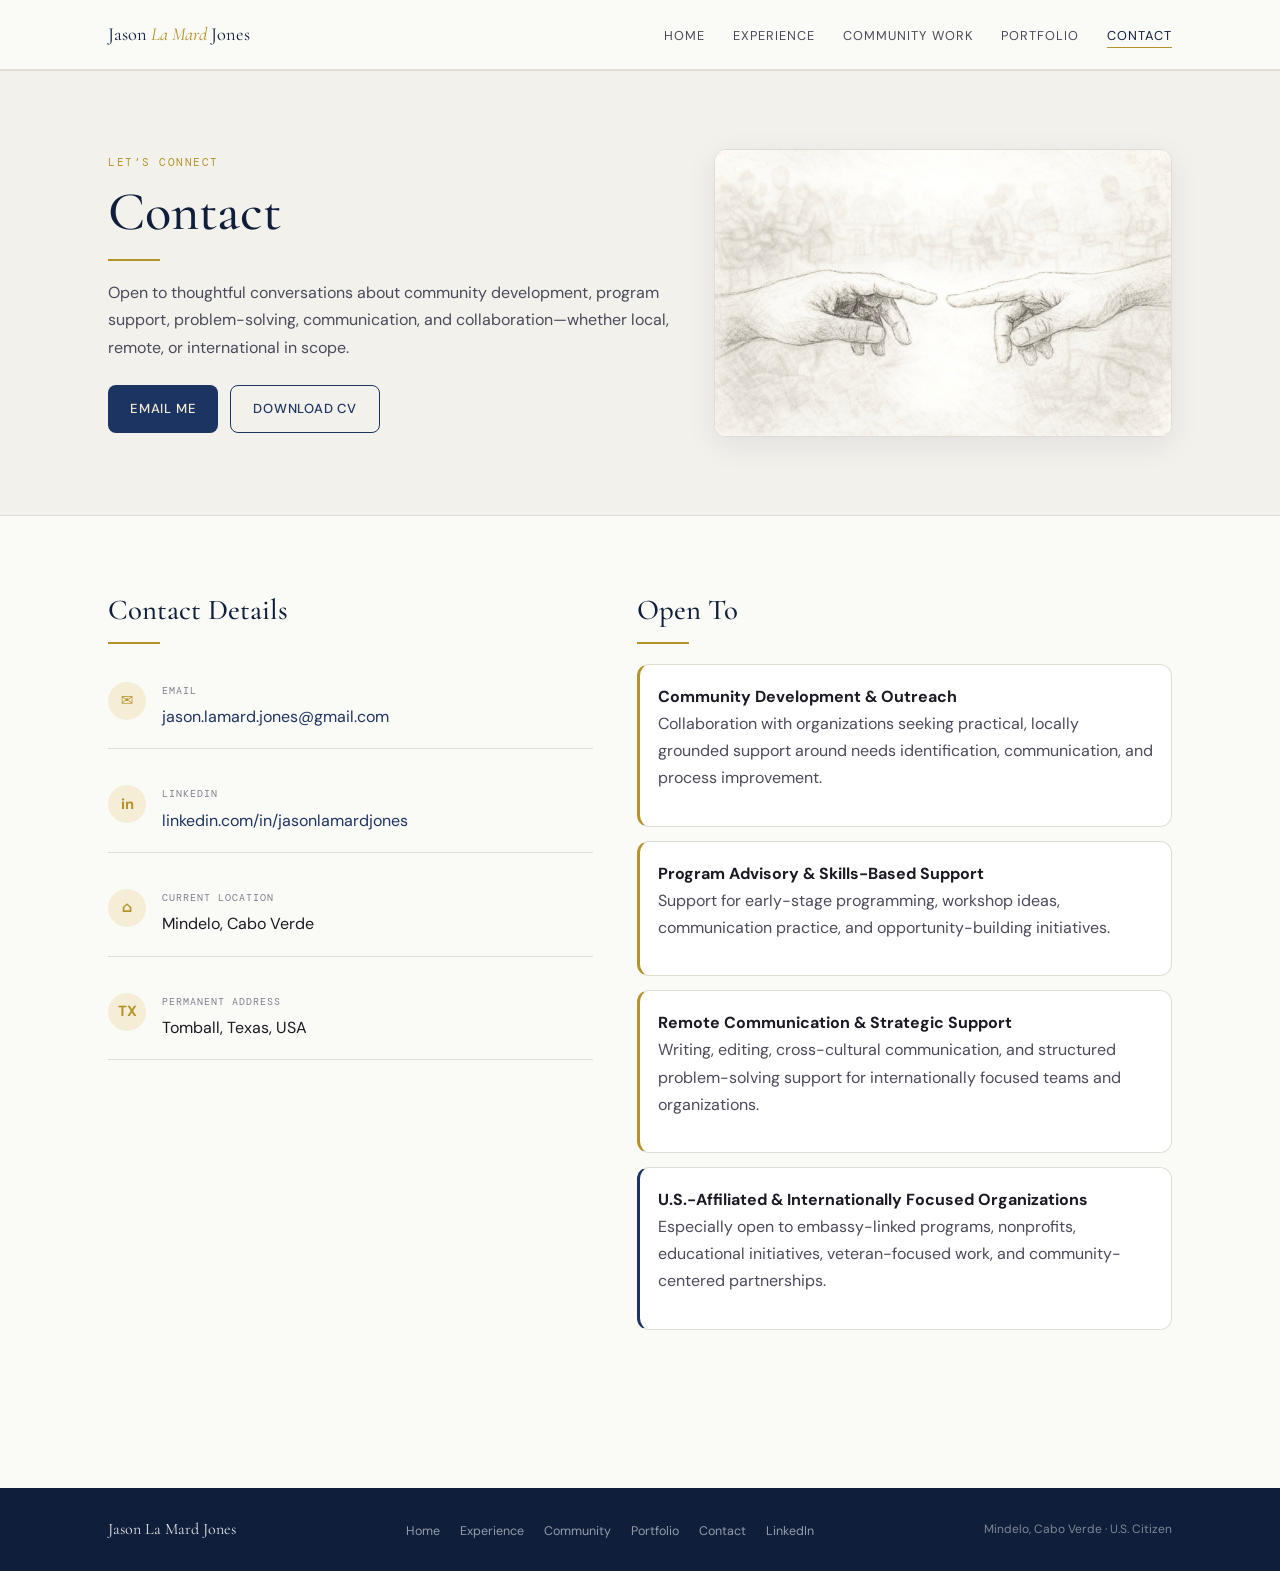
<file: contact.html>
<!DOCTYPE html>
<html lang="en">
<head>
  <meta charset="UTF-8">
  <meta name="viewport" content="width=device-width, initial-scale=1.0">
  <title>Contact — Jason La Mard Jones</title>
  <meta name="description" content="Contact Jason La Mard Jones for community development, program support, outreach, and communication-related collaboration.">
  <link rel="stylesheet" href="style.css">
</head>
<body>
<nav>
  <div class="nav-inner">
    <a href="index.html" class="nav-brand">Jason <span>La Mard</span> Jones</a>
    <ul class="nav-links">
      <li><a href="index.html">Home</a></li>
      <li><a href="experience.html">Experience</a></li>
      <li><a href="community.html">Community Work</a></li>
      <li><a href="portfolio.html">Portfolio</a></li>
      <li><a href="contact.html" class="active">Contact</a></li>
    </ul>
    <div class="nav-toggle" aria-label="Toggle navigation"><span></span><span></span><span></span></div>
  </div>
</nav>
<div class="page">
  <section class="bg-warm">
    <div class="container split-header">
      <div>
        <span class="section-label">Let’s Connect</span>
        <h1 style="font-size:clamp(2.1rem,5vw,3.4rem);">Contact</h1>
        <div class="section-divider"></div>
        <p class="section-intro">Open to thoughtful conversations about community development, program support, problem-solving, communication, and collaboration—whether local, remote, or international in scope.</p>
        <div class="page-kicker">
          <a href="mailto:jason.lamard.jones@gmail.com" class="btn btn-primary">Email Me</a>
          <a href="Jason Jones CV - Community Developer.pdf" target="_blank" class="btn btn-outline">Download CV</a>
        </div>
      </div>
      <div class="header-image-card"><img src="contact-sketch.jpg" alt="Hands connection sketch"></div>
    </div>
  </section>

  <section>
    <div class="container contact-grid">
      <div>
        <h2 style="font-size:1.8rem;">Contact Details</h2>
        <div class="section-divider"></div>
        <div class="contact-stack" style="margin-top:20px;">
          <div class="contact-item">
            <div class="contact-icon">✉</div>
            <div><div class="contact-label">Email</div><div><a href="mailto:jason.lamard.jones@gmail.com">jason.lamard.jones@gmail.com</a></div></div>
          </div>
          <div class="contact-item">
            <div class="contact-icon">in</div>
            <div><div class="contact-label">LinkedIn</div><div><a href="https://linkedin.com/in/jasonlamardjones" target="_blank">linkedin.com/in/jasonlamardjones</a></div></div>
          </div>
          <div class="contact-item">
            <div class="contact-icon">⌂</div>
            <div><div class="contact-label">Current Location</div><div>Mindelo, Cabo Verde</div></div>
          </div>
          <div class="contact-item">
            <div class="contact-icon">TX</div>
            <div><div class="contact-label">Permanent Address</div><div>Tomball, Texas, USA</div></div>
          </div>
        </div>
      </div>
      <div>
        <h2 style="font-size:1.8rem;">Open To</h2>
        <div class="section-divider"></div>
        <div class="contact-cta-box" style="margin-top:20px;">
          <div class="info-panel">
            <strong>Community Development &amp; Outreach</strong>
            <p>Collaboration with organizations seeking practical, locally grounded support around needs identification, communication, and process improvement.</p>
          </div>
          <div class="info-panel">
            <strong>Program Advisory &amp; Skills-Based Support</strong>
            <p>Support for early-stage programming, workshop ideas, communication practice, and opportunity-building initiatives.</p>
          </div>
          <div class="info-panel">
            <strong>Remote Communication &amp; Strategic Support</strong>
            <p>Writing, editing, cross-cultural communication, and structured problem-solving support for internationally focused teams and organizations.</p>
          </div>
          <div class="info-panel feature">
            <strong>U.S.-Affiliated &amp; Internationally Focused Organizations</strong>
            <p>Especially open to embassy-linked programs, nonprofits, educational initiatives, veteran-focused work, and community-centered partnerships.</p>
          </div>
        </div>
      </div>
    </div>
  </section>

  <footer>
    <div class="footer-inner">
      <span class="footer-name">Jason La Mard Jones</span>
      <ul class="footer-links">
        <li><a href="index.html">Home</a></li>
        <li><a href="experience.html">Experience</a></li>
        <li><a href="community.html">Community</a></li>
        <li><a href="portfolio.html">Portfolio</a></li>
        <li><a href="contact.html">Contact</a></li>
        <li><a href="https://linkedin.com/in/jasonlamardjones" target="_blank">LinkedIn</a></li>
      </ul>
      <span class="footer-copy">Mindelo, Cabo Verde · U.S. Citizen</span>
    </div>
  </footer>
</div>
<script src="main.js"></script>
</body>
</html>
</file>
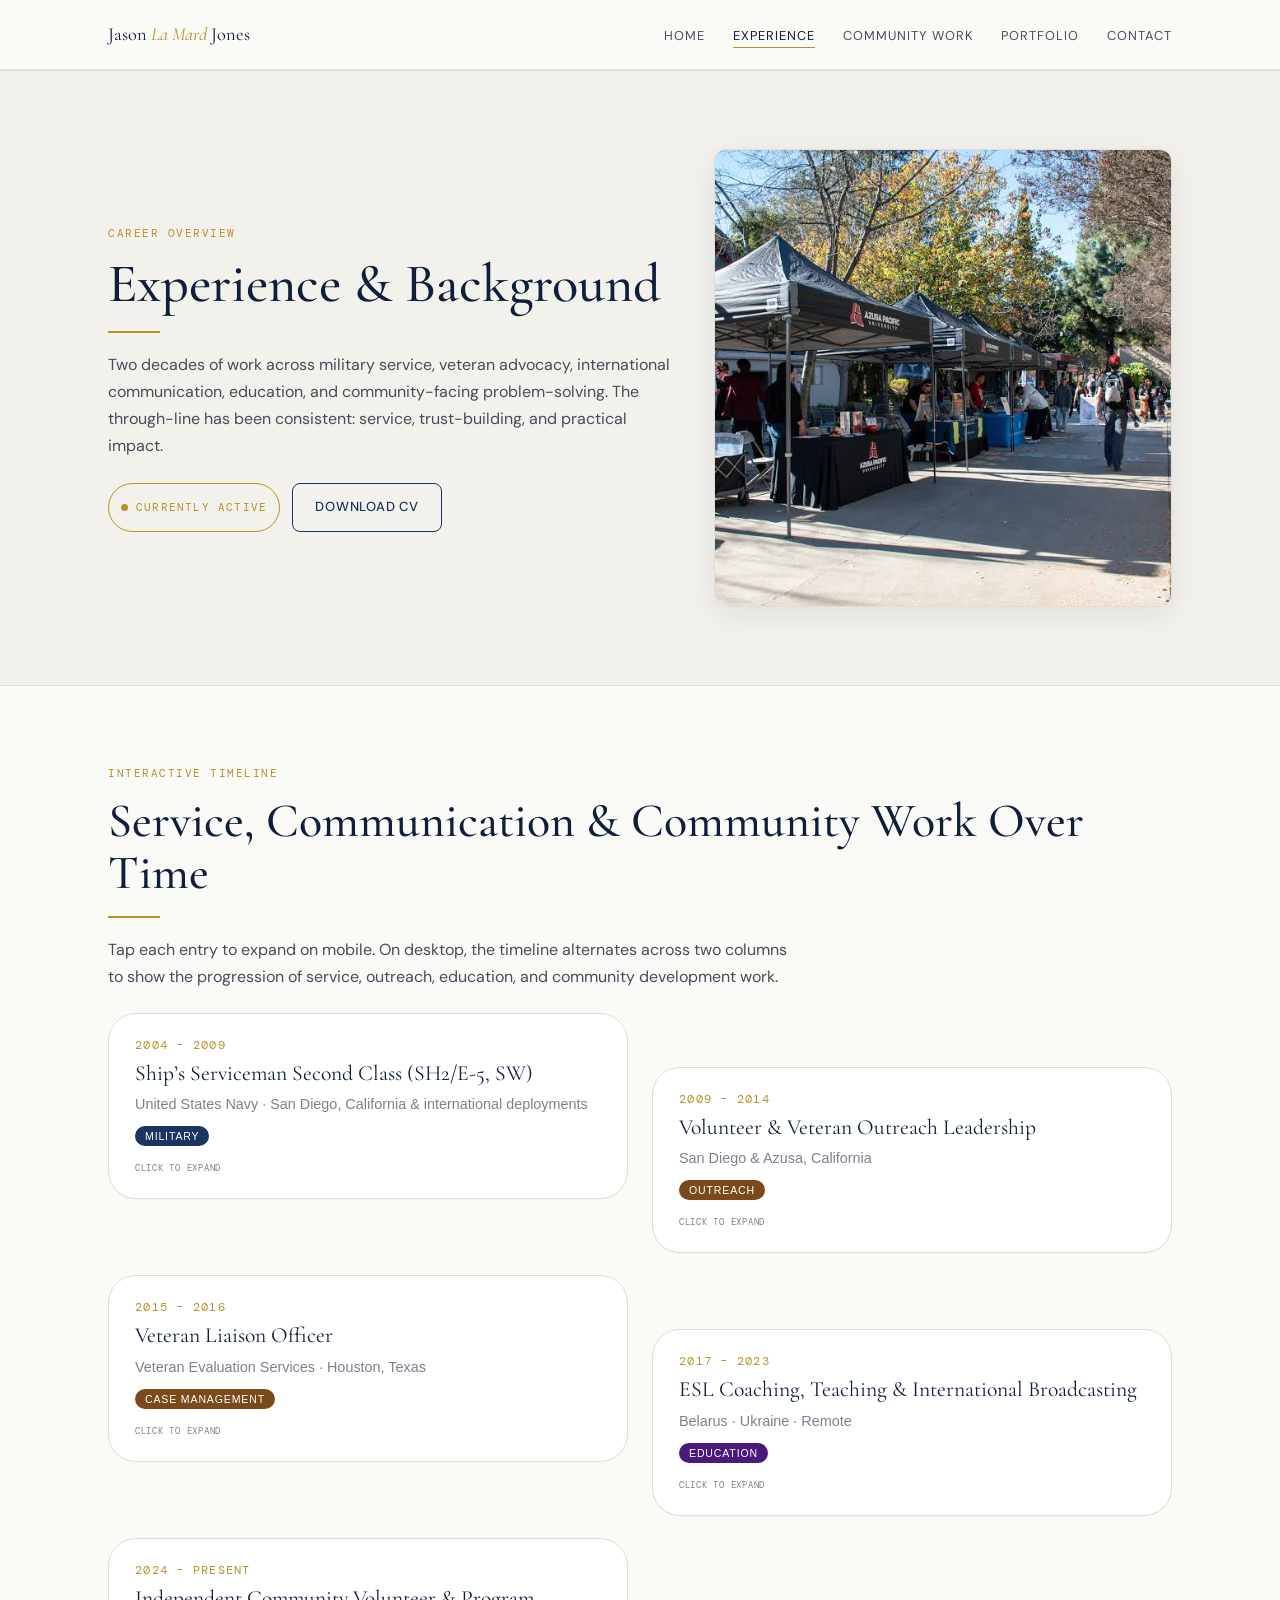
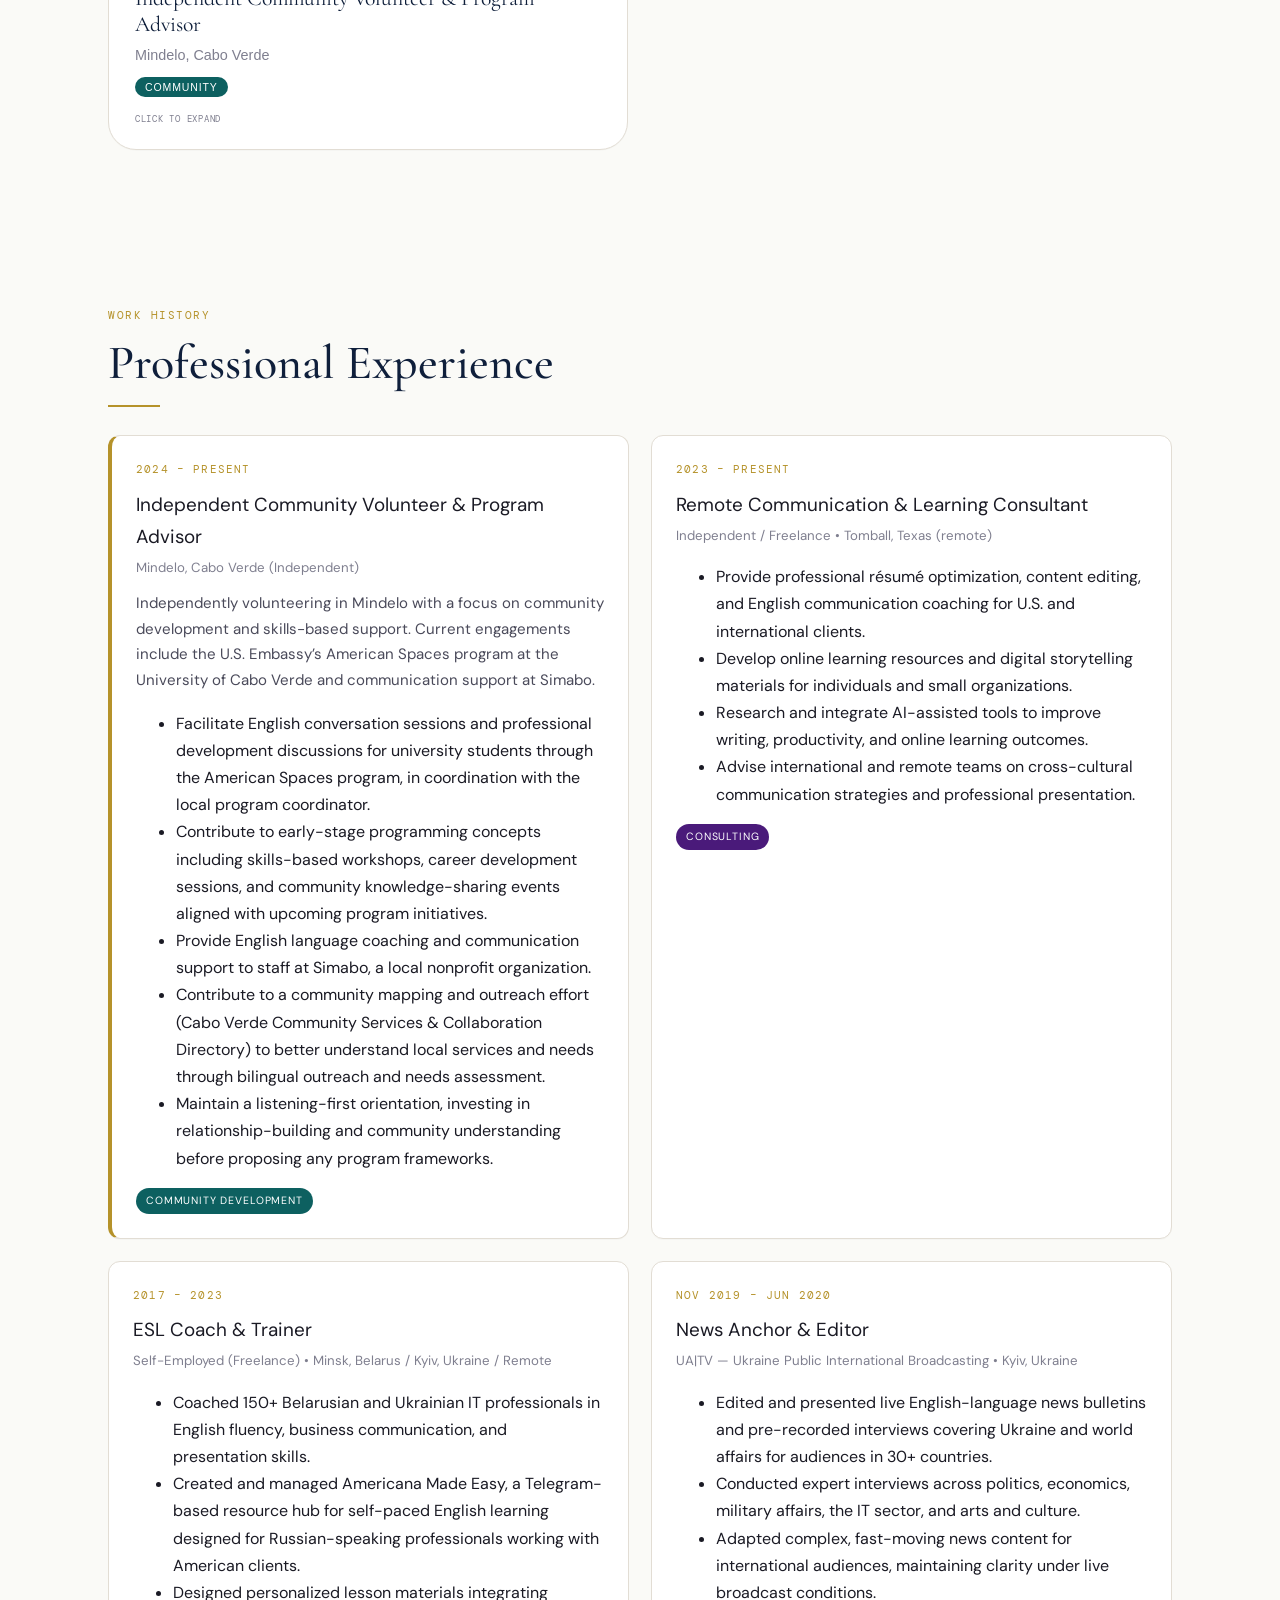
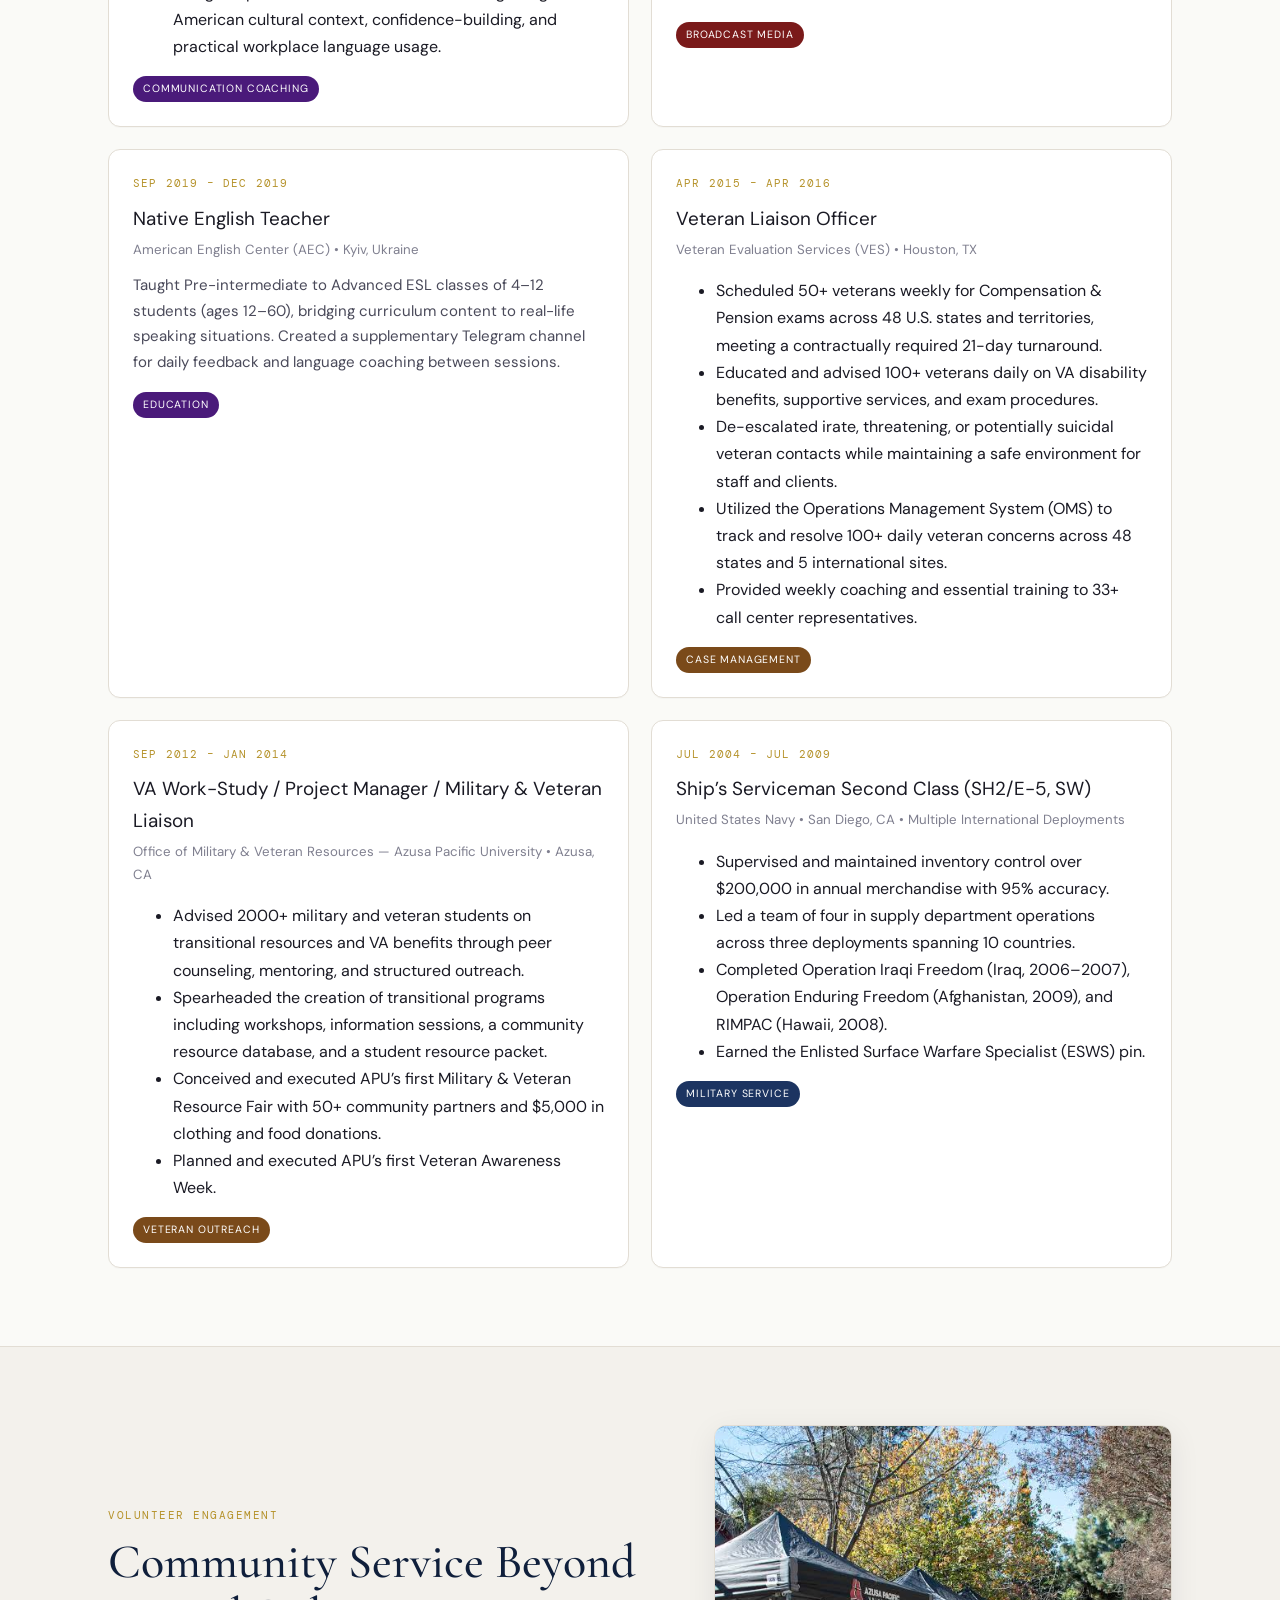
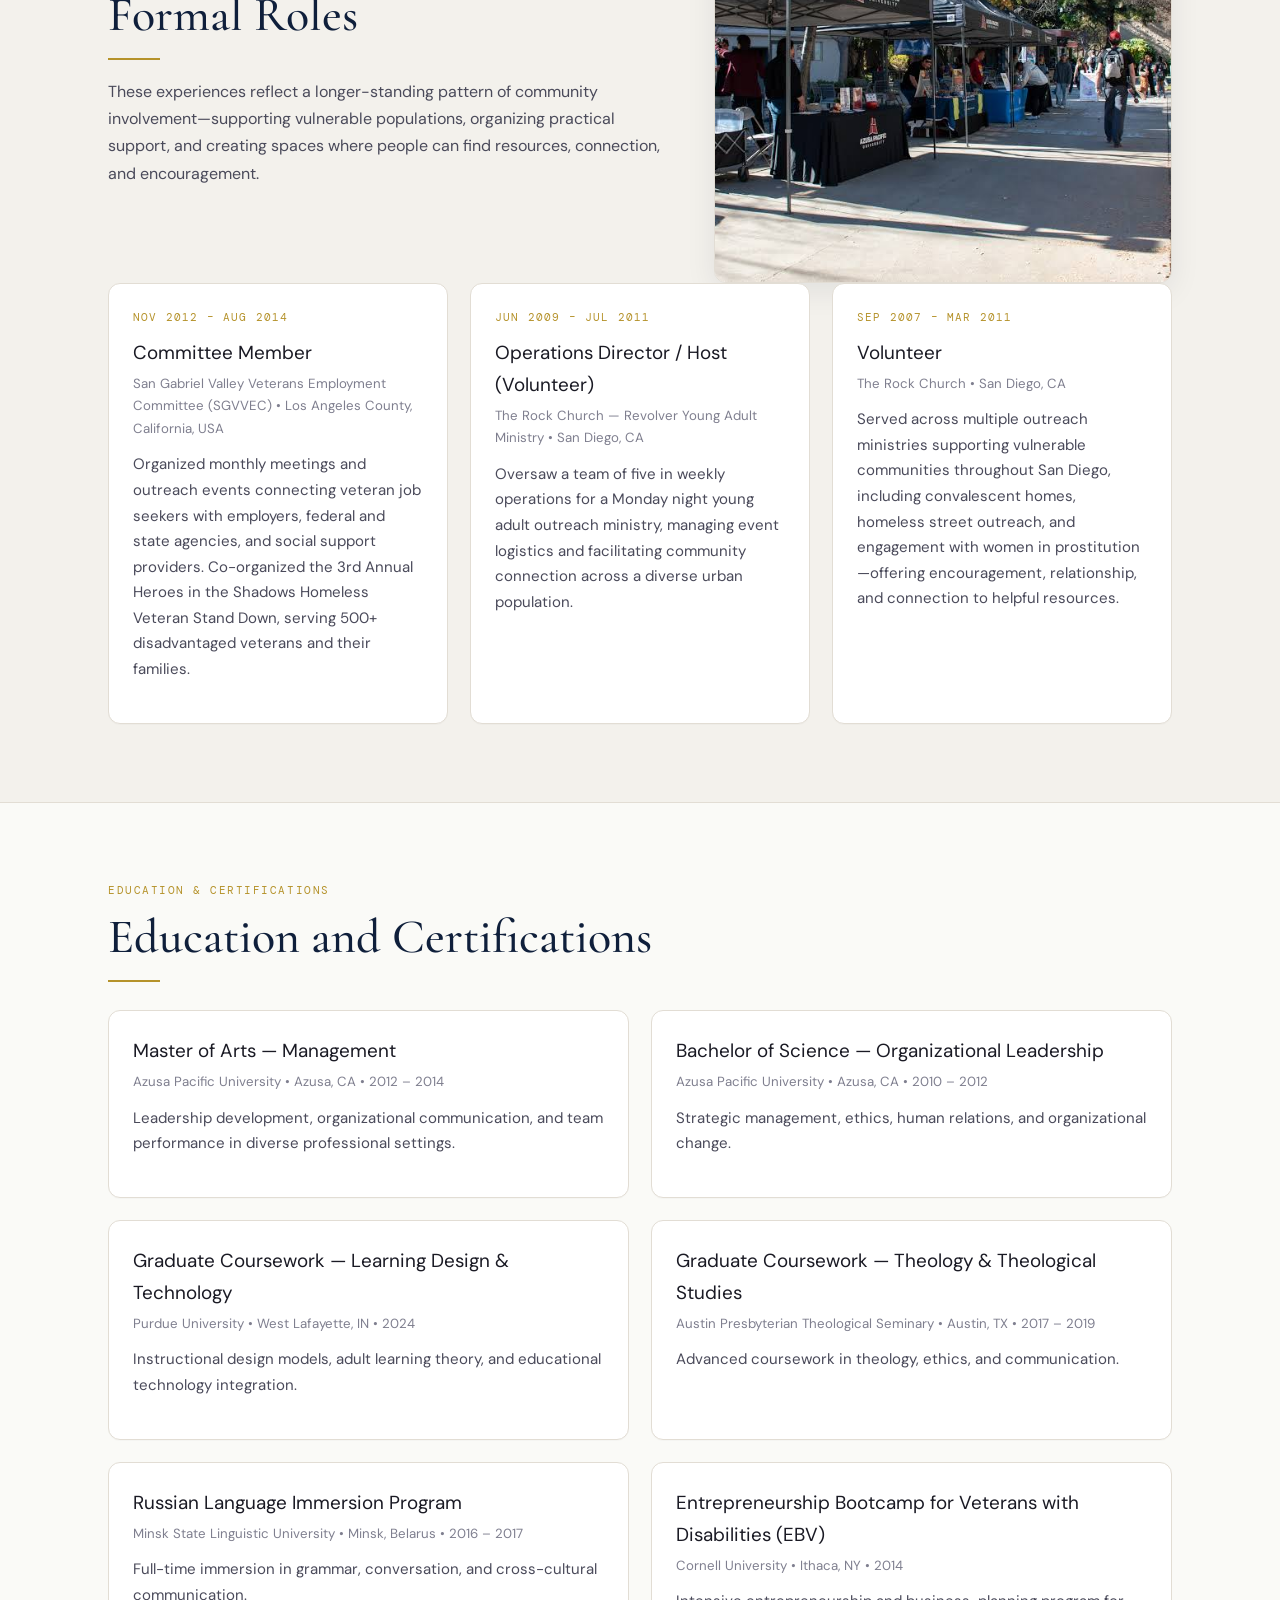
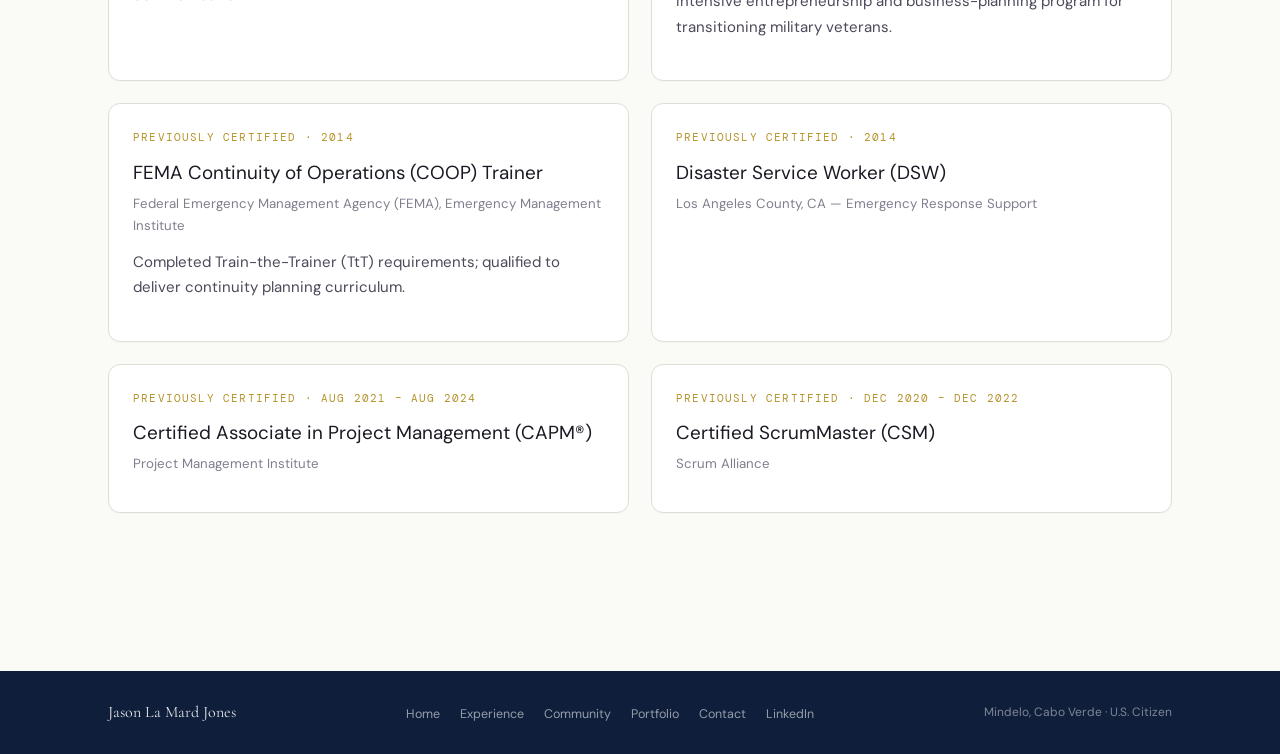
<file: experience.html>
<!DOCTYPE html>
<html lang="en">
<head>
  <meta charset="UTF-8">
  <meta name="viewport" content="width=device-width, initial-scale=1.0">
  <title>Experience — Jason La Mard Jones</title>
  <meta name="description" content="Professional experience, volunteer engagement, education, and certifications for Jason La Mard Jones.">
  <link rel="stylesheet" href="style.css">
</head>
<body>
<nav>
  <div class="nav-inner">
    <a href="index.html" class="nav-brand">Jason <span>La Mard</span> Jones</a>
    <ul class="nav-links">
      <li><a href="index.html">Home</a></li>
      <li><a href="experience.html" class="active">Experience</a></li>
      <li><a href="community.html">Community Work</a></li>
      <li><a href="portfolio.html">Portfolio</a></li>
      <li><a href="contact.html">Contact</a></li>
    </ul>
    <div class="nav-toggle" aria-label="Toggle navigation"><span></span><span></span><span></span></div>
  </div>
</nav>
<div class="page">
  <section class="bg-warm">
    <div class="container split-header">
      <div>
        <span class="section-label">Career Overview</span>
        <h1 style="font-size:clamp(2.1rem,5vw,3.4rem);">Experience &amp; Background</h1>
        <div class="section-divider"></div>
        <p class="section-intro">Two decades of work across military service, veteran advocacy, international communication, education, and community-facing problem-solving. The through-line has been consistent: service, trust-building, and practical impact.</p>
        <div class="page-kicker">
          <span class="current-badge">Currently Active</span>
          <a href="Jason Jones CV - Community Developer.pdf" target="_blank" class="btn btn-outline">Download CV</a>
        </div>
      </div>
      <div class="header-image-card"><img src="resource-fair.jpg" alt="Community resource tents and activity"></div>
    </div>
  </section>

  <section>
    <div class="container">
      <span class="section-label">Interactive Timeline</span>
      <h2>Service, Communication &amp; Community Work Over Time</h2>
      <div class="section-divider"></div>
      <p class="section-intro">Tap each entry to expand on mobile. On desktop, the timeline alternates across two columns to show the progression of service, outreach, education, and community development work.</p>
      <div class="timeline-alt" aria-label="Experience timeline">
        <button class="tl-entry tl-military" type="button" onclick="tlToggle(this)">
          <div class="tl-header">
            <div class="tl-year">2004 – 2009</div>
            <div class="tl-role">Ship’s Serviceman Second Class (<span class="no-break">SH2/E-5, SW</span>)</div>
            <div class="tl-org">United States Navy · San Diego, California &amp; international deployments</div>
            <span class="card-tag ct-military">Military</span>
          </div>
          <div class="tl-detail"><div class="tl-detail-inner"><ul>
            <li>Two combat deployments, one regional deployment, and surface warfare qualification.</li>
            <li>Built discipline, leadership, and operations experience in high-pressure, multicultural environments.</li>
          </ul></div></div>
        </button>

        <button class="tl-entry tl-outreach" type="button" onclick="tlToggle(this)">
          <div class="tl-header">
            <div class="tl-year">2009 – 2014</div>
            <div class="tl-role">Volunteer &amp; Veteran Outreach Leadership</div>
            <div class="tl-org">San Diego &amp; Azusa, California</div>
            <span class="card-tag ct-outreach">Outreach</span>
          </div>
          <div class="tl-detail"><div class="tl-detail-inner"><ul>
            <li>Served in church-based outreach, veteran employment support, and university veteran services.</li>
            <li>Helped build first-of-their-kind events and support systems for military-affiliated students and veterans.</li>
          </ul></div></div>
        </button>

        <button class="tl-entry tl-case" type="button" onclick="tlToggle(this)">
          <div class="tl-header">
            <div class="tl-year">2015 – 2016</div>
            <div class="tl-role">Veteran Liaison Officer</div>
            <div class="tl-org">Veteran Evaluation Services · Houston, Texas</div>
            <span class="card-tag ct-case">Case Management</span>
          </div>
          <div class="tl-detail"><div class="tl-detail-inner"><ul>
            <li>Supported a high-volume veteran caseload across scheduling, benefits guidance, and issue resolution.</li>
            <li>Handled difficult client interactions and trained staff to improve service quality.</li>
          </ul></div></div>
        </button>

        <button class="tl-entry tl-coaching" type="button" onclick="tlToggle(this)">
          <div class="tl-header">
            <div class="tl-year">2017 – 2023</div>
            <div class="tl-role">ESL Coaching, Teaching &amp; International Broadcasting</div>
            <div class="tl-org">Belarus · Ukraine · Remote</div>
            <span class="card-tag ct-coaching">Education</span>
          </div>
          <div class="tl-detail"><div class="tl-detail-inner"><ul>
            <li>Coached 150+ professionals, taught English classes, and served as a live international news anchor.</li>
            <li>Strengthened cross-cultural communication, public-facing presentation, and content clarity skills.</li>
          </ul></div></div>
        </button>

        <button class="tl-entry tl-community" type="button" onclick="tlToggle(this)">
          <div class="tl-header">
            <div class="tl-year">2024 – Present</div>
            <div class="tl-role">Independent Community Volunteer &amp; Program Advisor</div>
            <div class="tl-org">Mindelo, <span class="no-break">Cabo Verde</span></div>
            <span class="card-tag ct-community">Community</span>
          </div>
          <div class="tl-detail"><div class="tl-detail-inner"><ul>
            <li>Supporting student engagement, nonprofit communication, and community mapping through a listening-first approach.</li>
            <li>Contributing to practical problem-solving and early-stage program concepts with local organizations and community members.</li>
          </ul></div></div>
        </button>
      </div>
    </div>
  </section>


  <section>
    <div class="container">
      <span class="section-label">Work History</span>
      <h2>Professional Experience</h2>
      <div class="section-divider"></div>
      <div class="cards-2" style="margin-top:28px;">
        <div class="card" style="border-left:4px solid var(--gold);">
          <div class="card-year">2024 – Present</div>
          <div class="card-role">Independent Community Volunteer &amp; Program Advisor</div>
          <div class="card-org">Mindelo, <span class="no-break">Cabo Verde</span> (Independent)</div>
          <p class="card-body">Independently volunteering in Mindelo with a focus on community development and skills-based support. Current engagements include the U.S. Embassy’s American Spaces program at the University of Cabo Verde and communication support at Simabo.</p>
          <ul>
            <li>Facilitate English conversation sessions and professional development discussions for university students through the American Spaces program, in coordination with the local program coordinator.</li>
            <li>Contribute to early-stage programming concepts including skills-based workshops, career development sessions, and community knowledge-sharing events aligned with upcoming program initiatives.</li>
            <li>Provide English language coaching and communication support to staff at Simabo, a local nonprofit organization.</li>
            <li>Contribute to a community mapping and outreach effort (Cabo Verde Community Services &amp; Collaboration Directory) to better understand local services and needs through bilingual outreach and needs assessment.</li>
            <li>Maintain a listening-first orientation, investing in relationship-building and community understanding before proposing any program frameworks.</li>
          </ul>
          <div class="card-tags"><span class="card-tag ct-community">Community Development</span></div>
        </div>

        <div class="card">
          <div class="card-year">2023 – Present</div>
          <div class="card-role">Remote Communication &amp; Learning Consultant</div>
          <div class="card-org">Independent / Freelance • Tomball, Texas (remote)</div>
          <ul>
            <li>Provide professional résumé optimization, content editing, and English communication coaching for U.S. and international clients.</li>
            <li>Develop online learning resources and digital storytelling materials for individuals and small organizations.</li>
            <li>Research and integrate AI-assisted tools to improve writing, productivity, and online learning outcomes.</li>
            <li>Advise international and remote teams on cross-cultural communication strategies and professional presentation.</li>
          </ul>
          <div class="card-tags"><span class="card-tag ct-consulting">Consulting</span></div>
        </div>

        <div class="card">
          <div class="card-year">2017 – 2023</div>
          <div class="card-role">ESL Coach &amp; Trainer</div>
          <div class="card-org">Self-Employed (Freelance) • Minsk, Belarus / Kyiv, Ukraine / Remote</div>
          <ul>
            <li>Coached 150+ Belarusian and Ukrainian IT professionals in English fluency, business communication, and presentation skills.</li>
            <li>Created and managed Americana Made Easy, a Telegram-based resource hub for self-paced English learning designed for Russian-speaking professionals working with American clients.</li>
            <li>Designed personalized lesson materials integrating American cultural context, confidence-building, and practical workplace language usage.</li>
          </ul>
          <div class="card-tags"><span class="card-tag ct-coaching">Communication Coaching</span></div>
        </div>

        <div class="card">
          <div class="card-year">Nov 2019 – Jun 2020</div>
          <div class="card-role">News Anchor &amp; Editor</div>
          <div class="card-org">UA|TV — Ukraine Public International Broadcasting • Kyiv, Ukraine</div>
          <ul>
            <li>Edited and presented live English-language news bulletins and pre-recorded interviews covering Ukraine and world affairs for audiences in 30+ countries.</li>
            <li>Conducted expert interviews across politics, economics, military affairs, the IT sector, and arts and culture.</li>
            <li>Adapted complex, fast-moving news content for international audiences, maintaining clarity under live broadcast conditions.</li>
          </ul>
          <div class="card-tags"><span class="card-tag ct-media">Broadcast Media</span></div>
        </div>

        <div class="card">
          <div class="card-year">Sep 2019 – Dec 2019</div>
          <div class="card-role">Native English Teacher</div>
          <div class="card-org">American English Center (AEC) • Kyiv, Ukraine</div>
          <p class="card-body">Taught Pre-intermediate to Advanced ESL classes of 4–12 students (ages 12–60), bridging curriculum content to real-life speaking situations. Created a supplementary Telegram channel for daily feedback and language coaching between sessions.</p>
          <div class="card-tags"><span class="card-tag ct-coaching">Education</span></div>
        </div>

        <div class="card">
          <div class="card-year">Apr 2015 – Apr 2016</div>
          <div class="card-role">Veteran Liaison Officer</div>
          <div class="card-org">Veteran Evaluation Services (VES) • Houston, TX</div>
          <ul>
            <li>Scheduled 50+ veterans weekly for Compensation &amp; Pension exams across 48 U.S. states and territories, meeting a contractually required 21-day turnaround.</li>
            <li>Educated and advised 100+ veterans daily on VA disability benefits, supportive services, and exam procedures.</li>
            <li>De-escalated irate, threatening, or potentially suicidal veteran contacts while maintaining a safe environment for staff and clients.</li>
            <li>Utilized the Operations Management System (OMS) to track and resolve 100+ daily veteran concerns across 48 states and 5 international sites.</li>
            <li>Provided weekly coaching and essential training to 33+ call center representatives.</li>
          </ul>
          <div class="card-tags"><span class="card-tag ct-case">Case Management</span></div>
        </div>

        <div class="card">
          <div class="card-year">Sep 2012 – Jan 2014</div>
          <div class="card-role">VA Work-Study / Project Manager / Military &amp; Veteran Liaison</div>
          <div class="card-org">Office of Military &amp; Veteran Resources — Azusa Pacific University • Azusa, CA</div>
          <ul>
            <li>Advised 2000+ military and veteran students on transitional resources and VA benefits through peer counseling, mentoring, and structured outreach.</li>
            <li>Spearheaded the creation of transitional programs including workshops, information sessions, a community resource database, and a student resource packet.</li>
            <li>Conceived and executed APU’s first Military &amp; Veteran Resource Fair with 50+ community partners and $5,000 in clothing and food donations.</li>
            <li>Planned and executed APU’s first Veteran Awareness Week.</li>
          </ul>
          <div class="card-tags"><span class="card-tag ct-outreach">Veteran Outreach</span></div>
        </div>

        <div class="card">
          <div class="card-year">Jul 2004 – Jul 2009</div>
          <div class="card-role">Ship’s Serviceman Second Class (<span class="no-break">SH2/E-5, SW</span>)</div>
          <div class="card-org">United States Navy • San Diego, CA • Multiple International Deployments</div>
          <ul>
            <li>Supervised and maintained inventory control over $200,000 in annual merchandise with 95% accuracy.</li>
            <li>Led a team of four in supply department operations across three deployments spanning 10 countries.</li>
            <li>Completed Operation Iraqi Freedom (Iraq, 2006–2007), Operation Enduring Freedom (Afghanistan, 2009), and RIMPAC (Hawaii, 2008).</li>
            <li>Earned the Enlisted Surface Warfare Specialist (ESWS) pin.</li>
          </ul>
          <div class="card-tags"><span class="card-tag ct-military">Military Service</span></div>
        </div>
      </div>
    </div>
  </section>

  <section class="bg-warm">
    <div class="container split-header">
      <div>
        <span class="section-label">Volunteer Engagement</span>
        <h2>Community Service Beyond Formal Roles</h2>
        <div class="section-divider"></div>
        <p class="section-intro">These experiences reflect a longer-standing pattern of community involvement—supporting vulnerable populations, organizing practical support, and creating spaces where people can find resources, connection, and encouragement.</p>
      </div>
      <div class="header-image-card"><img src="resource-fair.jpg" alt="Community resource fair"></div>
    </div>
    <div class="container cards-3">
      <div class="card">
        <div class="card-year">Nov 2012 – Aug 2014</div>
        <div class="card-role">Committee Member</div>
        <div class="card-org">San Gabriel Valley Veterans Employment Committee (SGVVEC) • Los Angeles County, California, USA</div>
        <p class="card-body">Organized monthly meetings and outreach events connecting veteran job seekers with employers, federal and state agencies, and social support providers. Co-organized the 3rd Annual Heroes in the Shadows Homeless Veteran Stand Down, serving 500+ disadvantaged veterans and their families.</p>
      </div>
      <div class="card">
        <div class="card-year">Jun 2009 – Jul 2011</div>
        <div class="card-role">Operations Director / Host (Volunteer)</div>
        <div class="card-org">The Rock Church — Revolver Young Adult Ministry • San Diego, CA</div>
        <p class="card-body">Oversaw a team of five in weekly operations for a Monday night young adult outreach ministry, managing event logistics and facilitating community connection across a diverse urban population.</p>
      </div>
      <div class="card">
        <div class="card-year">Sep 2007 – Mar 2011</div>
        <div class="card-role">Volunteer</div>
        <div class="card-org">The Rock Church • San Diego, CA</div>
        <p class="card-body">Served across multiple outreach ministries supporting vulnerable communities throughout San Diego, including convalescent homes, homeless street outreach, and engagement with women in prostitution—offering encouragement, relationship, and connection to helpful resources.</p>
      </div>
    </div>
  </section>

  <section>
    <div class="container">
      <span class="section-label">Education &amp; Certifications</span>
      <h2>Education and Certifications</h2>
      <div class="section-divider"></div>
      <div class="cards-2" style="margin-top:28px;">
        <div class="card">
          <div class="card-role">Master of Arts — Management</div>
          <div class="card-org">Azusa Pacific University • Azusa, CA • 2012 – 2014</div>
          <p class="card-body">Leadership development, organizational communication, and team performance in diverse professional settings.</p>
        </div>
        <div class="card">
          <div class="card-role">Bachelor of Science — Organizational Leadership</div>
          <div class="card-org">Azusa Pacific University • Azusa, CA • 2010 – 2012</div>
          <p class="card-body">Strategic management, ethics, human relations, and organizational change.</p>
        </div>
        <div class="card">
          <div class="card-role">Graduate Coursework — Learning Design &amp; Technology</div>
          <div class="card-org">Purdue University • West Lafayette, IN • 2024</div>
          <p class="card-body">Instructional design models, adult learning theory, and educational technology integration.</p>
        </div>
        <div class="card">
          <div class="card-role">Graduate Coursework — Theology &amp; Theological Studies</div>
          <div class="card-org">Austin Presbyterian Theological Seminary • Austin, TX • 2017 – 2019</div>
          <p class="card-body">Advanced coursework in theology, ethics, and communication.</p>
        </div>
        <div class="card">
          <div class="card-role">Russian Language Immersion Program</div>
          <div class="card-org">Minsk State Linguistic University • Minsk, Belarus • 2016 – 2017</div>
          <p class="card-body">Full-time immersion in grammar, conversation, and cross-cultural communication.</p>
        </div>
        <div class="card">
          <div class="card-role">Entrepreneurship Bootcamp for Veterans with Disabilities (EBV)</div>
          <div class="card-org">Cornell University • Ithaca, NY • 2014</div>
          <p class="card-body">Intensive entrepreneurship and business-planning program for transitioning military veterans.</p>
        </div>
      </div>
      <div class="cards-2" style="margin-top:22px;">
        <div class="card">
          <div class="card-year">Previously Certified · 2014</div>
          <div class="card-role">FEMA Continuity of Operations (COOP) Trainer</div>
          <div class="card-org">Federal Emergency Management Agency (FEMA), Emergency Management Institute</div>
          <p class="card-body">Completed Train-the-Trainer (TtT) requirements; qualified to deliver continuity planning curriculum.</p>
        </div>
        <div class="card">
          <div class="card-year">Previously Certified · 2014</div>
          <div class="card-role">Disaster Service Worker (DSW)</div>
          <div class="card-org">Los Angeles County, CA — Emergency Response Support</div>
        </div>
        <div class="card">
          <div class="card-year">Previously Certified · Aug 2021 – Aug 2024</div>
          <div class="card-role">Certified Associate in Project Management (CAPM®)</div>
          <div class="card-org">Project Management Institute</div>
        </div>
        <div class="card">
          <div class="card-year">Previously Certified · Dec 2020 – Dec 2022</div>
          <div class="card-role">Certified ScrumMaster (CSM)</div>
          <div class="card-org">Scrum Alliance</div>
        </div>
      </div>
    </div>
  </section>

  <footer>
    <div class="footer-inner">
      <span class="footer-name">Jason La Mard Jones</span>
      <ul class="footer-links">
        <li><a href="index.html">Home</a></li>
        <li><a href="experience.html">Experience</a></li>
        <li><a href="community.html">Community</a></li>
        <li><a href="portfolio.html">Portfolio</a></li>
        <li><a href="contact.html">Contact</a></li>
        <li><a href="https://linkedin.com/in/jasonlamardjones" target="_blank">LinkedIn</a></li>
      </ul>
      <span class="footer-copy">Mindelo, Cabo Verde · U.S. Citizen</span>
    </div>
  </footer>
</div>
<script src="main.js"></script>
</body>
</html>
</file>
<file: style.css>
@import url('https://fonts.googleapis.com/css2?family=Cormorant+Garamond:wght@400;500;600&family=DM+Sans:wght@300;400;500;700&family=DM+Mono:wght@400;500&display=swap');

:root {
  --navy: #1c3461;
  --navy-deep: #0f1f3b;
  --navy-soft: #2a4a8a;
  --gold: #b5922a;
  --gold-pale: #f5edd6;
  --cream: #fafaf7;
  --warm: #f3f1ec;
  --ink: #1a1a24;
  --mid: #4a4a5a;
  --soft: #7f7f8f;
  --rule: #e2ddd4;
  --white: #ffffff;
  --success: #0d6060;
  --radius: 10px;
  --shadow: 0 8px 30px rgba(12, 24, 49, 0.08);
  --max: 1120px;
  --nav-h: 70px;
  --serif: 'Cormorant Garamond', Georgia, serif;
  --sans: 'DM Sans', system-ui, sans-serif;
  --mono: 'DM Mono', monospace;
}

* { box-sizing: border-box; }
html { scroll-behavior: smooth; }
body {
  margin: 0;
  font-family: var(--sans);
  background: var(--cream);
  color: var(--ink);
  line-height: 1.7;
  -webkit-font-smoothing: antialiased;
}
img { max-width: 100%; display: block; }
a { color: var(--navy); text-decoration: none; }
a:hover { color: var(--gold); }
p { margin: 0 0 1rem; color: var(--mid); }
h1,h2,h3,h4 { margin: 0 0 .5rem; font-family: var(--serif); font-weight: 500; color: var(--navy-deep); line-height: 1.1; }
h1 { font-size: clamp(2.7rem, 6vw, 4.6rem); }
h2 { font-size: clamp(2rem, 4vw, 3rem); }
h3 { font-size: clamp(1.2rem, 2.4vw, 1.6rem); }

.page { min-height: 100vh; padding-top: var(--nav-h); }
.container { max-width: var(--max); margin: 0 auto; padding: 0 28px; }
section { padding: 78px 0; }
.bg-warm { background: var(--warm); border-top: 1px solid var(--rule); border-bottom: 1px solid var(--rule); }

nav {
  position: fixed; inset: 0 0 auto 0; height: var(--nav-h);
  z-index: 50; background: rgba(250,250,247,.95); backdrop-filter: blur(10px);
  border-bottom: 1px solid var(--rule);
}
.nav-inner {
  height: 100%; max-width: var(--max); margin: 0 auto; padding: 0 28px;
  display: flex; align-items: center; justify-content: space-between;
}
.nav-brand { font-family: var(--serif); font-size: 1.15rem; color: var(--navy-deep); }
.nav-brand span { color: var(--gold); font-style: italic; }
.nav-links { list-style: none; display: flex; gap: 28px; margin: 0; padding: 0; }
.nav-links a { font-size: .8rem; text-transform: uppercase; letter-spacing: .08em; color: var(--mid); padding-bottom: 3px; border-bottom: 1px solid transparent; }
.nav-links a.active, .nav-links a:hover { color: var(--navy-deep); border-color: var(--gold); }
.nav-toggle { display: none; flex-direction: column; gap: 5px; cursor: pointer; }
.nav-toggle span { width: 24px; height: 2px; background: var(--navy-deep); }

.section-label { display: block; margin-bottom: 12px; font-family: var(--mono); font-size: .68rem; letter-spacing: .14em; text-transform: uppercase; color: var(--gold); }
.section-divider { width: 52px; height: 2px; background: var(--gold); margin-top: 16px; }
.section-intro { max-width: 680px; margin-top: 18px; font-size: 1rem; }

.btn { display: inline-flex; align-items: center; justify-content: center; gap: 8px; padding: 12px 22px; border-radius: 8px; font-size: .82rem; text-transform: uppercase; letter-spacing: .06em; font-weight: 500; transition: .2s ease; }
.btn-primary { background: var(--navy); color: var(--gold-pale); }
.btn-primary:hover { background: var(--navy-deep); color: var(--gold-pale); }
.btn-outline { border: 1.5px solid var(--navy); color: var(--navy); }
.btn-outline:hover { background: var(--navy); color: var(--gold-pale); }
.btn-ghost { border: 1px solid var(--gold); color: var(--gold); padding: 10px 16px; }
.btn-ghost:hover { background: var(--gold-pale); }

.hero { position: relative; overflow: hidden; padding: 86px 0 62px; }
.hero::before { content: ''; position: absolute; right: -140px; top: -120px; width: 460px; height: 460px; border-radius: 50%; background: radial-gradient(circle, rgba(181,146,42,.08), transparent 70%); }
.hero-grid { display: grid; grid-template-columns: minmax(0,1.15fr) minmax(360px,.85fr); gap: 56px; align-items: center; }
.hero-eyebrow-row { display:flex; justify-content:space-between; gap: 16px; margin-bottom: 18px; }
.hero-eyebrow-row span { flex:1; text-align:left; font-family: var(--mono); font-size: .68rem; letter-spacing: .14em; text-transform: uppercase; color: var(--gold); white-space: nowrap; }
.hero-eyebrow-row span:nth-child(2) { text-align:center; }
.hero-eyebrow-row span:nth-child(3) { text-align:right; }
.hero-title { margin-bottom: 14px; }
.hero-subtitle { font-size: clamp(1.12rem, 2vw, 1.35rem); color: var(--mid); font-style: italic; max-width: 680px; }
.hero-tags { display:flex; flex-wrap:wrap; gap:10px; margin: 24px 0 22px; }
.tag { display:inline-flex; align-items:center; padding: 6px 12px; border:1px solid var(--rule); border-radius: 999px; background: var(--white); color: var(--mid); font-size:.74rem; }
.tag.highlight { background: var(--navy); border-color: var(--navy); color: var(--gold-pale); }
.hero-actions { display:flex; gap:14px; flex-wrap:wrap; margin: 28px 0 28px; }
.hero-bio { max-width: 700px; }

.hero-visual {
  position: relative; min-height: 620px; display:flex; align-items:center; justify-content:center;
}
.hero-banner-box {
  position: absolute; inset: 14px 0 90px 30px; border-radius: 14px; overflow: hidden;
  box-shadow: var(--shadow); border: 1px solid rgba(255,255,255,.4);
}
.hero-banner-box img { width:100%; height:100%; object-fit: cover; }
.hero-headshot {
  position: relative; margin-top: 54px; width: 70%; max-width: 390px; border-radius: 16px; overflow:hidden;
  box-shadow: 0 20px 50px rgba(20,34,66,.18); border: 10px solid rgba(250,250,247,.95);
}
.hero-headshot img { width:100%; height:auto; }
.hero-accent-a, .hero-accent-b {
  position:absolute; border-radius: 10px; background: rgba(181,146,42,.13); pointer-events:none;
}
.hero-accent-a { width: 118px; height: 118px; left: 0; bottom: 44px; }
.hero-accent-b { width: 88px; height: 88px; right: 16px; bottom: 16px; background: rgba(42,74,138,.09); }

.stat-strip {
  display:grid; grid-template-columns: repeat(4, minmax(0,1fr)); gap: 20px; padding-top: 28px; margin-top: 24px; border-top:1px solid var(--rule);
}
.stat-num { display:block; font-family:var(--serif); font-size: 2rem; color:var(--navy); line-height:1; }
.stat-label { display:block; margin-top: 8px; font-size:.82rem; color:var(--soft); line-height:1.35; }

.split-header { display:grid; grid-template-columns: 1.05fr .85fr; gap: 40px; align-items:center; }
.header-image-card { border-radius: 12px; overflow:hidden; border: 1px solid var(--rule); box-shadow: var(--shadow); background: var(--white); }
.header-image-card img { width:100%; height:100%; object-fit: cover; }
.header-image-card.contain img { object-fit: contain; background: var(--white); padding: 6px; }
.header-image-card.tight img { object-position: center top; }
.page-kicker { display:flex; gap: 12px; flex-wrap:wrap; margin-top: 24px; }

.approach-grid, .focus-grid, .cards-3, .cards-2 {
  display:grid; gap: 22px;
}
.approach-grid, .focus-grid, .cards-3 { grid-template-columns: repeat(3, minmax(0,1fr)); }
.cards-2 { grid-template-columns: repeat(2, minmax(0,1fr)); }
.card { background: var(--white); border:1px solid var(--rule); border-radius: 12px; padding: 24px; box-shadow: 0 1px 0 rgba(0,0,0,.02); }
.card:hover { box-shadow: var(--shadow); }
.card-year { font-family: var(--mono); font-size: .67rem; letter-spacing:.11em; text-transform: uppercase; color: var(--gold); margin-bottom: 10px; }
.card-role { font-size: 1.18rem; margin-bottom: 4px; }
.card-org, .meta-line { font-size: .83rem; color: var(--soft); margin-bottom: 12px; }
.card-body { font-size: .94rem; }
.card-tags { display:flex; flex-wrap:wrap; gap:8px; margin-top: 16px; }
.card-tag { display:inline-block; font-size:.66rem; text-transform:uppercase; letter-spacing:.08em; padding: 4px 10px; border-radius: 999px; color:white; }
.ct-community { background: #0d6060; }
.ct-outreach { background: #7a4a1a; }
.ct-education { background: #1a5c2a; }
.ct-media { background: #7a1a1a; }
.ct-coaching { background: #4a1a7a; }
.ct-military { background: var(--navy); }
.ct-consulting { background:#4a1a7a; }
.ct-case { background:#7a4a1a; }
.current-badge { display:inline-flex; align-items:center; gap:8px; font-family: var(--mono); font-size:.68rem; text-transform:uppercase; letter-spacing:.11em; color:var(--gold); border:1px solid var(--gold); border-radius:999px; padding:6px 12px; }
.current-badge::before { content:''; width:7px; height:7px; border-radius:50%; background:var(--gold); }

.timeline { position:relative; margin-top: 16px; padding-left: 30px; }
.timeline::before { content:''; position:absolute; left:8px; top:8px; bottom:8px; width:1px; background: linear-gradient(var(--navy), var(--gold)); }
.timeline-item { position:relative; margin-bottom: 22px; }
.timeline-item::before { content:''; position:absolute; left:-22px; top:18px; width:10px; height:10px; border-radius:50%; background: var(--cream); border:2px solid var(--navy); }
.timeline-card { background: var(--white); border:1px solid var(--rule); border-radius:12px; padding: 18px 20px; }
.timeline-card p:last-child { margin-bottom:0; }

.project-grid { display:grid; grid-template-columns: repeat(3, minmax(0,1fr)); gap: 18px; }
.project-card { background: var(--white); border:1px solid var(--rule); border-radius: 12px; overflow:hidden; box-shadow: 0 1px 0 rgba(0,0,0,.02); }
.project-card:hover { box-shadow: var(--shadow); }
.project-thumb { height: 190px; background: var(--warm); border-bottom:1px solid var(--rule); }
.project-thumb img { width:100%; height:100%; object-fit: cover; }
.project-content { padding: 16px 18px 18px; }
.project-content h3 { font-size:1.18rem; }
.project-type { font-family: var(--mono); font-size:.62rem; letter-spacing:.1em; text-transform:uppercase; color:var(--gold); margin-bottom: 6px; }
.project-buttons { display:flex; gap: 10px; flex-wrap:wrap; margin-top:14px; }

.video-grid { display:grid; grid-template-columns: 1fr 1.15fr; gap: 28px; align-items:start; }
.video-grid-three { display:grid; grid-template-columns: repeat(3, minmax(0,1fr)); gap: 24px; align-items:start; }
.embed-wrap { position: relative; padding-bottom:56.25%; height:0; overflow:hidden; border-radius:12px; border:1px solid var(--rule); box-shadow: var(--shadow); background: var(--warm); }
.embed-wrap iframe { position:absolute; inset:0; width:100%; height:100%; }
.video-card { margin-bottom: 28px; }

.contact-grid { display:grid; grid-template-columns: .95fr 1.05fr; gap: 44px; align-items:start; }
.contact-stack { display:grid; gap: 18px; }
.contact-item { display:flex; gap: 16px; align-items:flex-start; padding: 18px 0; border-bottom:1px solid var(--rule); }
.contact-icon { width: 38px; height: 38px; border-radius:50%; background: var(--gold-pale); color: var(--gold); display:flex; align-items:center; justify-content:center; flex: 0 0 38px; }
.contact-label { font-family: var(--mono); font-size: .64rem; text-transform: uppercase; letter-spacing:.1em; color: var(--soft); margin-bottom:4px; }
.contact-cta-box { display:grid; gap: 14px; }
.info-panel { background: var(--white); border:1px solid var(--rule); border-radius: 12px; padding: 18px 18px; border-left: 3px solid var(--gold); }
.info-panel.feature { border-left-color: var(--navy); }

footer { margin-top: 80px; background: var(--navy-deep); color: rgba(255,255,255,.78); }
.footer-inner { max-width: var(--max); margin:0 auto; padding: 28px; display:flex; gap:16px; align-items:center; justify-content:space-between; flex-wrap:wrap; }
.footer-links { list-style:none; display:flex; gap:20px; padding:0; margin:0; flex-wrap:wrap; }
.footer-links a { color: rgba(255,255,255,.56); font-size: .78rem; }
.footer-links a:hover { color: var(--gold-pale); }
.footer-name { font-family: var(--serif); color: rgba(255,255,255,.88); }
.footer-copy { font-size: .75rem; color: rgba(255,255,255,.46); }

.inline-banner {
  border-radius: 12px; overflow:hidden; border:1px solid var(--rule); box-shadow: var(--shadow); background: var(--white); margin: 20px 0 28px;
}
.inline-banner img { width:100%; height: 250px; object-fit: cover; }
.inline-banner.tall img { height: 300px; }
.small-note { font-size: .88rem; color: var(--soft); }
.no-break { white-space: nowrap; }

@media (max-width: 980px) {
  .hero-grid, .split-header, .video-grid, .contact-grid { grid-template-columns: 1fr; }
  .approach-grid, .focus-grid, .cards-3, .project-grid { grid-template-columns: 1fr 1fr; }
  .hero-visual { min-height: 520px; max-width: 620px; margin: 0 auto; }
}

@media (max-width: 720px) {
  .nav-links { display:none; position:absolute; top: var(--nav-h); left:0; right:0; background: var(--cream); border-bottom:1px solid var(--rule); padding: 10px 0; flex-direction:column; gap:0; }
  .nav-links.open { display:flex; }
  .nav-links li { width:100%; }
  .nav-links a { display:block; padding: 14px 28px; border:none; }
  .nav-toggle { display:flex; }
  .container, .nav-inner { padding: 0 20px; }
  section { padding: 58px 0; }
  .hero { padding: 64px 0 50px; }
  .hero-eyebrow-row { display:grid; grid-template-columns: 1fr; gap: 10px; }
  .hero-eyebrow-row span, .hero-eyebrow-row span:nth-child(2), .hero-eyebrow-row span:nth-child(3) { text-align:left; }
  .hero-visual { min-height: 0; }
  .hero-banner-box { position: relative; inset: auto; height: 190px; margin-bottom: 14px; }
  .hero-headshot { margin: -60px auto 0; width: 62%; min-width: 220px; }
  .hero-accent-a { left: 6px; bottom: 12px; width: 74px; height: 74px; }
  .hero-accent-b { right: 6px; bottom: 6px; width: 58px; height: 58px; }
  .stat-strip { grid-template-columns: 1fr 1fr; gap: 16px; }
  .approach-grid, .focus-grid, .cards-2, .cards-3, .project-grid, .video-grid-three { grid-template-columns: 1fr; }
  .inline-banner img, .inline-banner.tall img { height: 180px; }
  .footer-inner { justify-content:flex-start; }
}

.contact-icon { font-weight: 700; font-size: .92rem; }


/* Interactive alternating timeline */
.timeline-alt {
  display: grid;
  grid-template-columns: repeat(2, minmax(0, 1fr));
  gap: 22px 24px;
  margin-top: 22px;
  align-items: start;
}
.timeline-title { max-width: 18ch; }
.reveal { opacity: 0; transform: translateY(26px); transition: opacity .45s ease, transform .45s ease; }
.reveal.visible { opacity: 1; transform: translateY(0); }
.tl-entry { opacity: 0; transform: translateY(30px); }
.tl-entry.visible { opacity: 1; transform: translateY(0); }
.tl-entry {
  appearance: none;
  -webkit-appearance: none;
  width: 100%;
  border: 1px solid var(--rule);
  background: var(--white);
  border-radius: 28px;
  padding: 24px 26px;
  text-align: left;
  color: var(--ink);
  box-shadow: 0 1px 0 rgba(0,0,0,.02);
  cursor: pointer;
  transition: box-shadow .2s ease, transform .2s ease, border-color .2s ease;
}
.tl-entry:hover { box-shadow: var(--shadow); transform: translateY(-1px); }
.tl-entry .tl-header::after { content: 'Tap to expand'; display:block; margin-top:8px; font-family: var(--mono); font-size:.58rem; letter-spacing:.08em; text-transform:uppercase; color: var(--soft); }
@media (min-width: 721px) { .tl-entry .tl-header::after { content: 'Click to expand'; } }
.timeline-alt .tl-entry:nth-child(even) { margin-top: 54px; }
.timeline-alt .tl-entry:nth-child(1), .timeline-alt .tl-entry:nth-child(2) { transition-delay: .03s; }
.tl-header { display: grid; gap: 8px; }
.tl-year {
  font-family: var(--mono);
  font-size: .72rem;
  text-transform: uppercase;
  letter-spacing: .11em;
  color: var(--gold);
}
.tl-role {
  font-family: var(--serif);
  font-size: 1.35rem;
  color: var(--navy-deep);
  line-height: 1.2;
}
.tl-org {
  color: var(--soft);
  font-size: .9rem;
  line-height: 1.5;
}
.tl-header .card-tag { justify-self: start; margin-top: 2px; }
.tl-detail {
  display: grid;
  grid-template-rows: 0fr;
  transition: grid-template-rows .25s ease, margin-top .25s ease;
  margin-top: 0;
}
.tl-entry.open .tl-detail { grid-template-rows: 1fr; margin-top: 16px; }
.tl-entry.open .tl-header::after { content: 'Hide details'; }
.tl-detail-inner { overflow: hidden; }
.tl-detail ul { margin: 0; padding-left: 1.15rem; color: var(--mid); }
.tl-detail li { margin: 0 0 .55rem; }
.tl-detail li:last-child { margin-bottom: 0; }

/* Root-file image refs and small polish */
.project-thumb img { width: 100%; height: 100%; object-fit: cover; }
.stat-num, .stat-label { white-space: nowrap; }
.hero-tags .tag { white-space: nowrap; }
.project-buttons .tag { white-space: nowrap; }

@media (min-width: 721px) {
  .timeline-title { max-width: none; }
}

@media (max-width: 900px) {
  .video-grid-three { grid-template-columns: 1fr; }
}

@media (max-width: 720px) {
  .timeline-alt { grid-template-columns: 1fr; gap: 16px; }
  .timeline-alt .tl-entry:nth-child(even) { margin-top: 0; }
  .tl-entry { border-radius: 22px; padding: 20px 18px; }
  .tl-role { font-size: 1.12rem; }
  .tl-org { font-size: .86rem; }
  .tl-detail ul { padding-left: 1rem; }
}


/* --- v6 portfolio image lightbox + flyer fix --- */
.project-thumb.flyer-frame {
  background: #111 !important;
  border-radius: 10px;
  padding: 12px;
  display: flex;
  align-items: center;
  justify-content: center;
  min-height: 220px;
  height: auto !important;
  overflow: hidden;
}

.project-thumb.flyer-frame img {
  width: 100% !important;
  height: auto !important;
  max-height: 260px;
  object-fit: contain !important;
  object-position: center center !important;
  display: block;
  background: #111;
}

.lightbox-trigger {
  display: block;
  width: 100%;
  height: 100%;
}

.lightbox-trigger img {
  cursor: zoom-in;
}

.image-lightbox {
  display: none;
  position: fixed;
  z-index: 9999;
  inset: 0;
  background: rgba(0, 0, 0, 0.9);
  align-items: center;
  justify-content: center;
  padding: 20px;
}

.image-lightbox.active {
  display: flex;
}

.lightbox-content {
  max-width: 95%;
  max-height: 90vh;
  object-fit: contain;
  border-radius: 8px;
  background: #111;
  box-shadow: 0 10px 35px rgba(0,0,0,.35);
}

.lightbox-close {
  position: absolute;
  top: 18px;
  right: 24px;
  color: #fff;
  font-size: 42px;
  font-weight: 300;
  cursor: pointer;
  line-height: 1;
  background: transparent;
  border: none;
}
</file>
